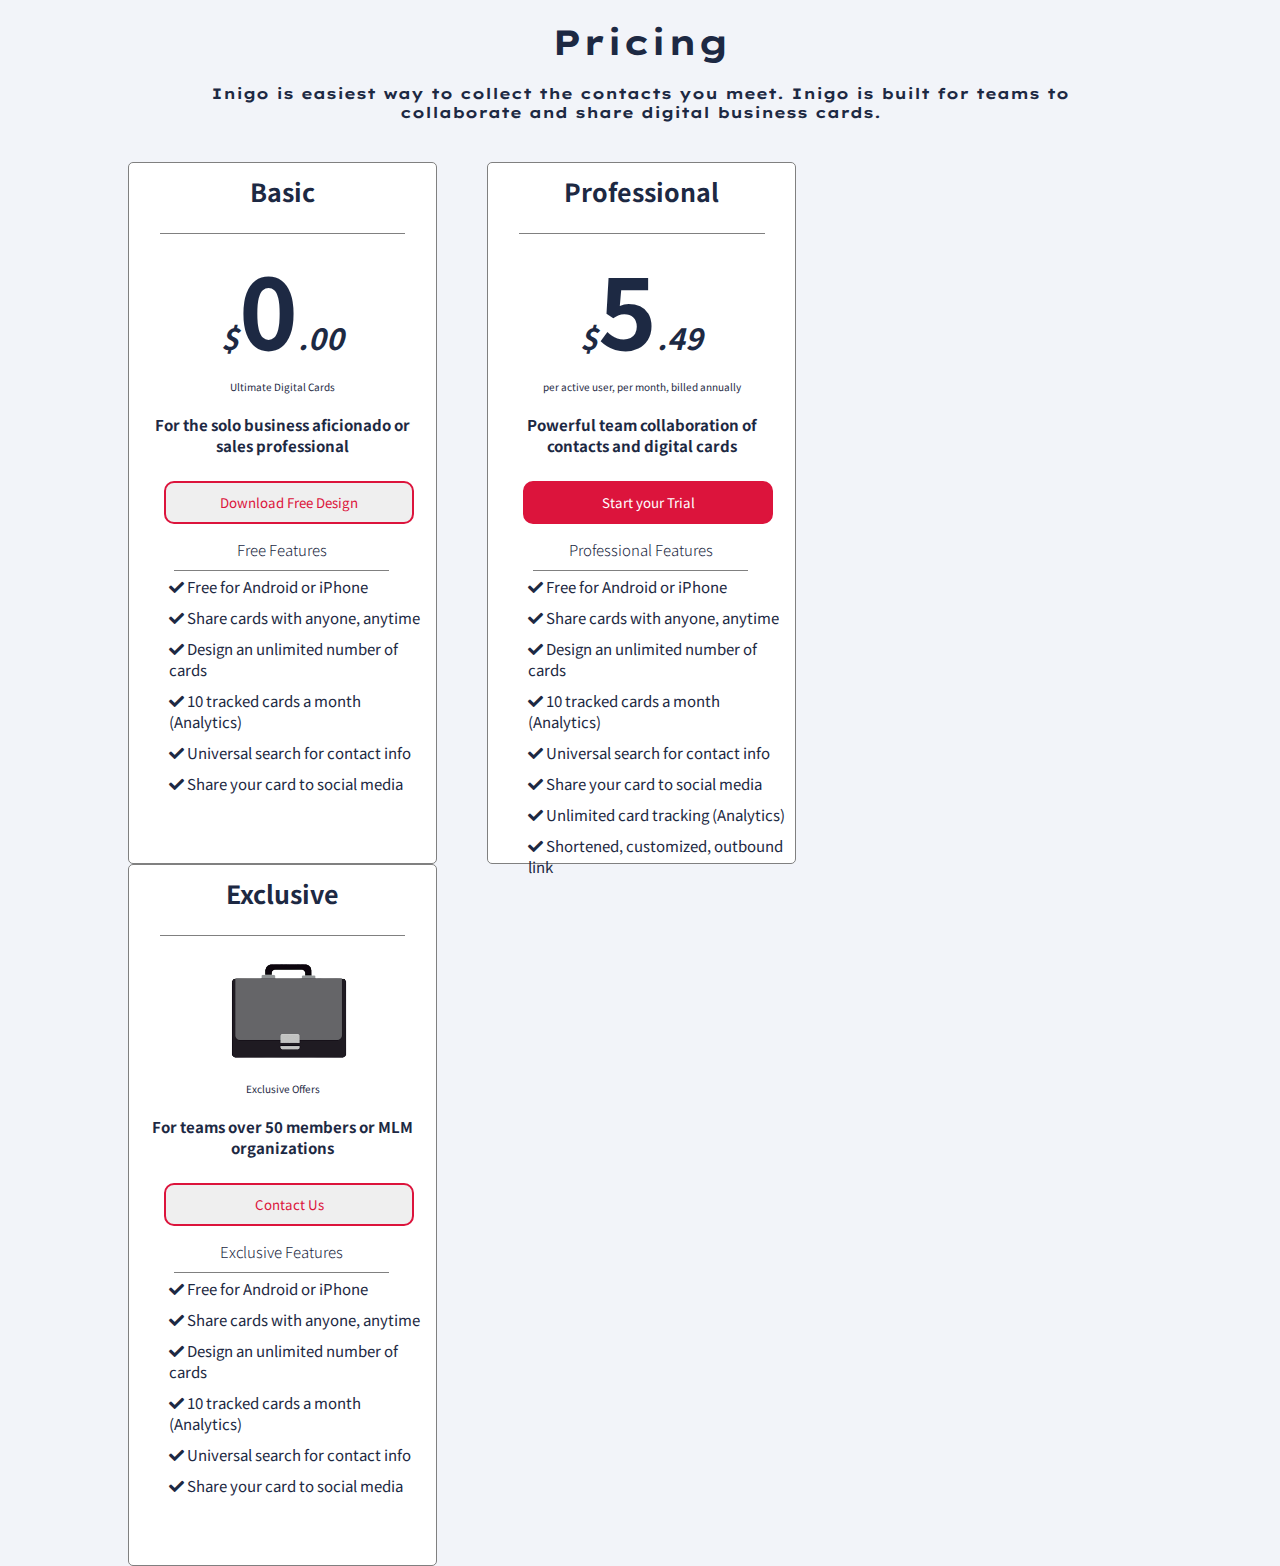
<file: Price2.html>
<!DOCTYPE html>
<html lang="en">

<head>
    <meta charset="UTF-8">
    <meta name="viewport" content="width=device-width, initial-scale=1.0">
    <link rel="preconnect" href="https://fonts.gstatic.com">
    <link href="https://fonts.googleapis.com/css2?family=Lexend+Mega&display=swap" rel="stylesheet">
    <link rel="preconnect" href="https://fonts.gstatic.com">
    <link href="https://fonts.googleapis.com/css2?family=Noto+Sans+JP:wght@300;400;500;700&display=swap" rel="stylesheet">
    <link rel="stylesheet" href="https://cdnjs.cloudflare.com/ajax/libs/font-awesome/5.15.2/css/all.min.css" />

    <link rel="stylesheet" href="Price2.css">
    <title>Price List 2</title>
</head>

<body>
    <h2>Pricing</h2>
    <h5>Inigo is easiest way to collect the contacts you meet. Inigo is built for teams to<br> collaborate and share digital business cards.</h5>

    <div class="container">
        <div class="List">
            <div class="List-head">
                <p> Basic</p>
            </div>

            <div class="List_content">
                <h3><span>$</span>0<span>.00</span> </h3>
                <p>Ultimate Digital Cards</p>
                <h4>For the solo business aficionado or sales professional</h4>

                <button class="btn bg1">Download Free Design</button>

                <h6>Free Features</h6>

                <ul>
                    <li><i class="fas fa-check"></i> Free for Android or iPhone</li>
                    <li><i class="fas fa-check"></i> Share cards with anyone, anytime</li>
                    <li><i class="fas fa-check"></i> Design an unlimited number of cards</li>
                    <li><i class="fas fa-check"></i> 10 tracked cards a month (Analytics)</li>
                    <li><i class="fas fa-check"></i> Universal search for contact info</li>
                    <li><i class="fas fa-check"></i> Share your card to social media
                    </li>
                </ul>
            </div>
        </div>
        <div class="List padding">
            <div class="List-head">
                <p> Professional</p>
            </div>

            <div class="List_content">
                <h3><span>$</span>5<span>.49</span> </h3>
                <p>per active user, per month, billed annually</p>
                <h4>Powerful team collaboration of contacts and digital cards</h4>
                <button id="bt" class="btn bg1 bg2">Start your Trial</button>
                <h6>Professional Features</h6>

                <ul>
                    <li><i class="fas fa-check"></i> Free for Android or iPhone</li>
                    <li><i class="fas fa-check"></i> Share cards with anyone, anytime</li>
                    <li><i class="fas fa-check"></i> Design an unlimited number of cards</li>
                    <li><i class="fas fa-check"></i> 10 tracked cards a month (Analytics)</li>
                    <li><i class="fas fa-check"></i> Universal search for contact info</li>
                    <li><i class="fas fa-check"></i> Share your card to social media</li>
                    <li><i class="fas fa-check"></i> Unlimited card tracking (Analytics)</li>
                    <li><i class="fas fa-check"></i> Shortened, customized, outbound link</li>
                </ul>
            </div>
        </div>
        <div class="List">
            <div class="List-head">
                <p> Exclusive</p>
            </div>

            <div class="List_content">
                <img src="img/images-removebg-preview (6).png" alt="">

                <p>Exclusive Offers</p>

                <h4>For teams over 50 members or MLM organizations</h4>

                <button class="btn bg1">Contact Us</button>

                <h6>Exclusive Features</h6>

                <ul>
                    <li><i class="fas fa-check"></i> Free for Android or iPhone</li>
                    <li><i class="fas fa-check"></i> Share cards with anyone, anytime</li>
                    <li><i class="fas fa-check"></i> Design an unlimited number of cards</li>
                    <li><i class="fas fa-check"></i> 10 tracked cards a month (Analytics)</li>
                    <li><i class="fas fa-check"></i> Universal search for contact info</li>
                    <li><i class="fas fa-check"></i> Share your card to social media
                    </li>
                </ul>
            </div>
        </div>
    </div>
</body>

</html>
</file>
<file: Price2.css>
* {
    margin: 0;
    font-family: 'Noto Sans JP', sans-serif;
}

body {
    background-color: #f2f4f9;
}

.bg1 {
    color: crimson;
    border: 2px solid crimson;
}

.bg2 {
    background-color: crimson;
    color: white;
}

.padding {
    margin: 0 50px;
}

h2 {
    font-size: 35px;
    text-align: center;
    margin-top: 20px;
    color: #1d2943;
    font-family: 'Lexend Mega', sans-serif;
}

h5 {
    font-size: 15px;
    text-align: center;
    margin-top: 20px;
    color: #1d2943;
    font-family: 'Lexend Mega', sans-serif;
}

.container {
    width: 80%;
    height: 700px;
    margin: auto;
    margin-top: 40px;
    /* background-color: aquamarine; */
}

.List {
    width: 30%;
    height: 700px;
    background-color: white;
    border-radius: 5px 5px;
    border: 1px solid gray;
    float: left;
    transition: 0.5s;
    color: #1d2943;
}

.List:hover {
    transform: translatey(30px);
}

.List-head {
    width: 80%;
    height: 10%;
    margin: auto;
    border-bottom: 1px solid gray;
    /* background-color: coral; */
}

.List-head p {
    font-size: 25px;
    text-align: center;
    padding: 10px;
    font-weight: 700;
}

.List_content {
    height: 90%;
}

.List_content h3 {
    font-size: 100px;
    text-align: center;
}

.List_content p {
    font-size: 10px;
    text-align: center;
}

.List_content h4 {
    font-size: 15px;
    text-align: center;
    padding: 20px;
}

.List_content span {
    font-size: 30px;
    font-style: italic;
}

.List_content h6 {
    width: 70%;
    font-size: 15px;
    text-align: center;
    font-weight: 300;
    margin-left: 45px;
    padding: 10px 0;
    border-bottom: 1px solid gray;
}

.List_content img {
    width: 120px;
    position: relative;
    left: 100px;
    top: 15px;
    padding-bottom: 20px;
}

.btn {
    width: 250px;
    padding: 10px;
    border-radius: 10px 10px;
    border: 2px solid crimson;
    margin: 5px 35px;
}

.btn:hover {
    background-color: crimson;
    color: white;
}

#bt:hover {
    background-color: steelblue;
    border: 2px solid steelblue;
}

.List_content li {
    font-size: 15px;
    list-style-type: none;
    padding: 5px 0px;
    text-align: left;
}
</file>
